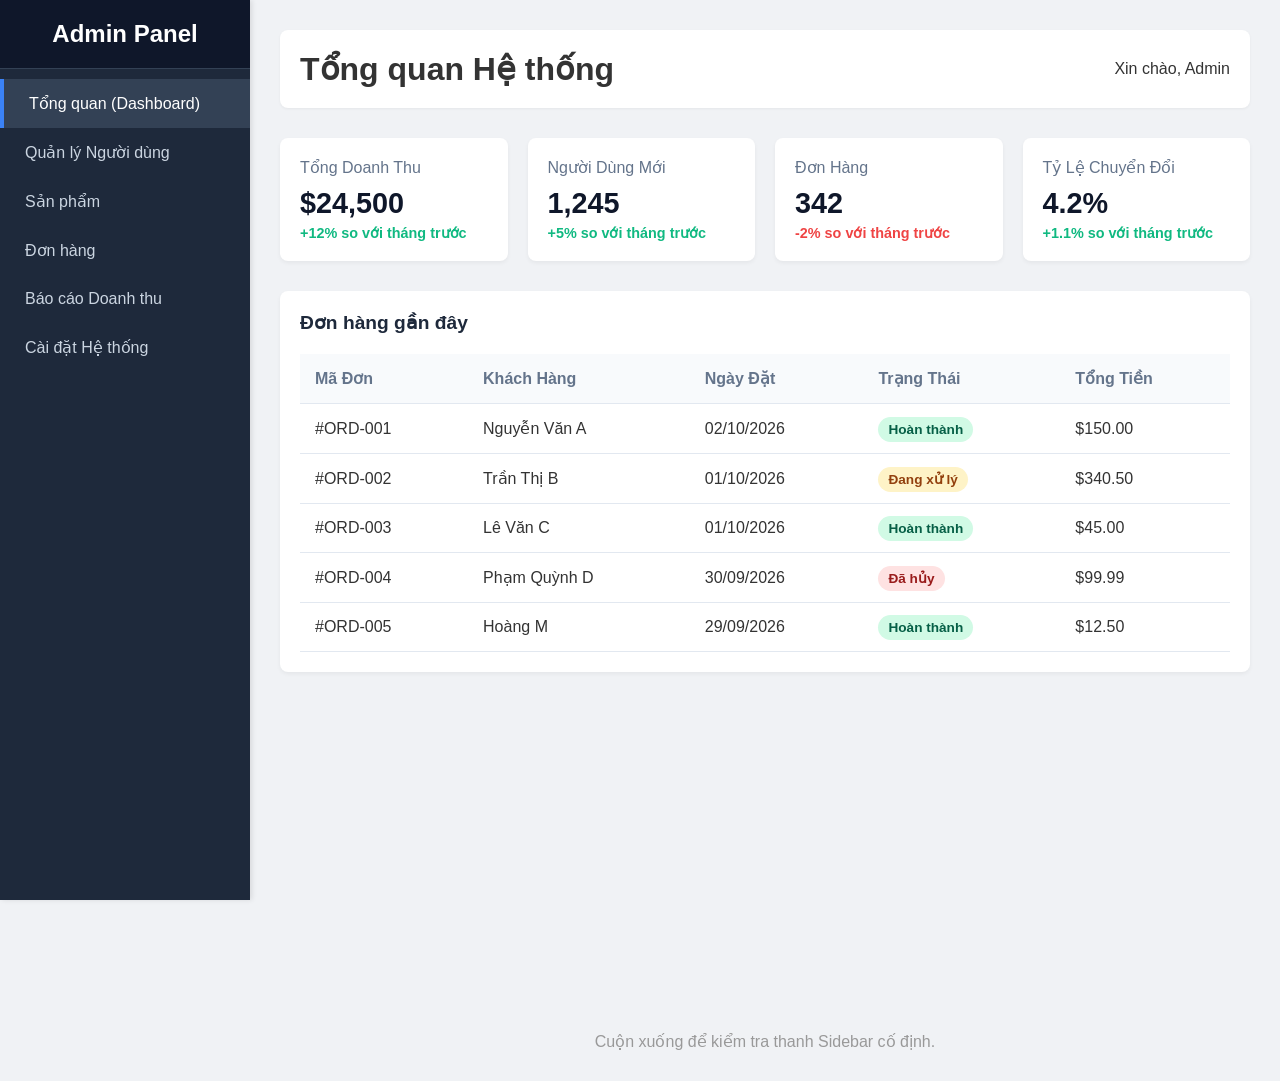
<file: adminpanelui/index.html>
<!DOCTYPE html>
<html lang="vi">
<head>
    <meta charset="UTF-8">
    <meta name="viewport" content="width=device-width, initial-scale=1.0">
    <title>Admin Dashboard</title>
    <!-- Liên kết đến file CSS riêng -->
    <link rel="stylesheet" href="style.css">
</head>
<body>

    <!-- SIDEBAR BÊN TRÁI -->
    <aside class="sidebar">
        <div class="sidebar-header">
            <h2>Admin Panel</h2>
        </div>
        <ul class="sidebar-menu">
            <li><a href="#" class="active">Tổng quan (Dashboard)</a></li>
            <li><a href="#">Quản lý Người dùng</a></li>
            <li><a href="#">Sản phẩm</a></li>
            <li><a href="#">Đơn hàng</a></li>
            <li><a href="#">Báo cáo Doanh thu</a></li>
            <li><a href="#">Cài đặt Hệ thống</a></li>
        </ul>
    </aside>

    <!-- NỘI DUNG CHÍNH BÊN PHẢI -->
    <main class="main-content">
        
        <header class="top-header">
            <h1>Tổng quan Hệ thống</h1>
            <div class="user-profile">
                <span>Xin chào, Admin</span>
            </div>
        </header>

        <!-- KHU VỰC 4 THẺ THỐNG KÊ (SỬ DỤNG CSS GRID) -->
        <section class="stats-grid">
            <div class="stat-card">
                <h3>Tổng Doanh Thu</h3>
                <div class="stat-value">$24,500</div>
                <div class="stat-trend positive">+12% so với tháng trước</div>
            </div>
            
            <div class="stat-card">
                <h3>Người Dùng Mới</h3>
                <div class="stat-value">1,245</div>
                <div class="stat-trend positive">+5% so với tháng trước</div>
            </div>
            
            <div class="stat-card">
                <h3>Đơn Hàng</h3>
                <div class="stat-value">342</div>
                <div class="stat-trend negative">-2% so với tháng trước</div>
            </div>
            
            <div class="stat-card">
                <h3>Tỷ Lệ Chuyển Đổi</h3>
                <div class="stat-value">4.2%</div>
                <div class="stat-trend positive">+1.1% so với tháng trước</div>
            </div>
        </section>

        <!-- KHU VỰC BẢNG DỮ LIỆU -->
        <section class="table-section">
            <h2>Đơn hàng gần đây</h2>
            <div class="table-container">
                <table class="data-table">
                    <thead>
                        <tr>
                            <th>Mã Đơn</th>
                            <th>Khách Hàng</th>
                            <th>Ngày Đặt</th>
                            <th>Trạng Thái</th>
                            <th>Tổng Tiền</th>
                        </tr>
                    </thead>
                    <tbody>
                        <tr>
                            <td>#ORD-001</td>
                            <td>Nguyễn Văn A</td>
                            <td>02/10/2026</td>
                            <td><span class="status completed">Hoàn thành</span></td>
                            <td>$150.00</td>
                        </tr>
                        <tr>
                            <td>#ORD-002</td>
                            <td>Trần Thị B</td>
                            <td>01/10/2026</td>
                            <td><span class="status pending">Đang xử lý</span></td>
                            <td>$340.50</td>
                        </tr>
                        <tr>
                            <td>#ORD-003</td>
                            <td>Lê Văn C</td>
                            <td>01/10/2026</td>
                            <td><span class="status completed">Hoàn thành</span></td>
                            <td>$45.00</td>
                        </tr>
                        <tr>
                            <td>#ORD-004</td>
                            <td>Phạm Quỳnh D</td>
                            <td>30/09/2026</td>
                            <td><span class="status cancelled">Đã hủy</span></td>
                            <td>$99.99</td>
                        </tr>
                        <tr>
                            <td>#ORD-005</td>
                            <td>Hoàng M</td>
                            <td>29/09/2026</td>
                            <td><span class="status completed">Hoàn thành</span></td>
                            <td>$12.50</td>
                        </tr>
                    </tbody>
                </table>
            </div>
        </section>
        
        <!-- Đoạn text dài để test cuộn trang (Kéo thanh cuộn để thấy Sidebar đứng yên) -->
        <br><br><br><br><br><br><br><br><br><br><br><br><br><br><br><br><br><br><br><br>
        <p style="text-align: center; color: #999;">Cuộn xuống để kiểm tra thanh Sidebar cố định.</p>

    </main>

</body>
</html>
</file>
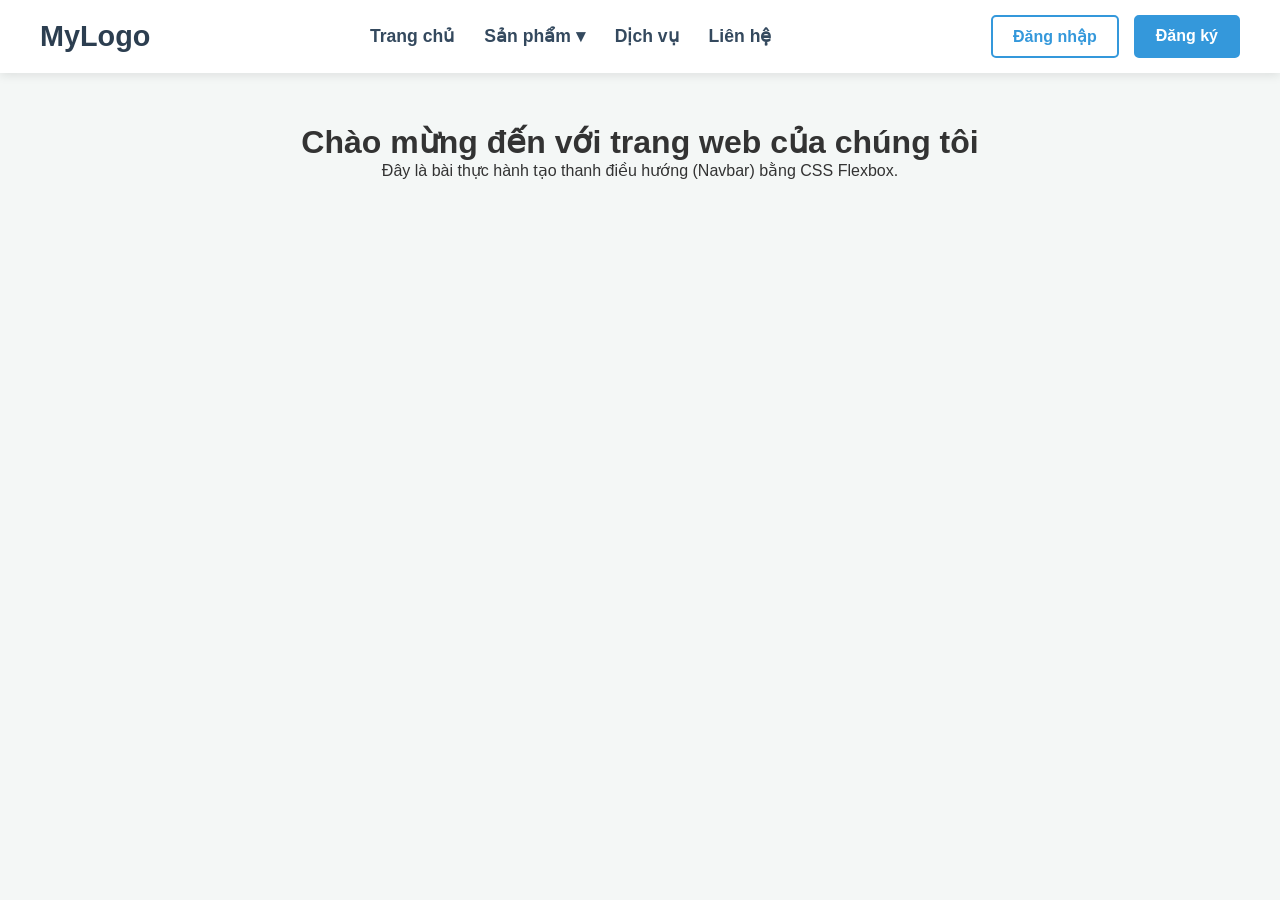
<file: complexnavbar/index.html>
<!DOCTYPE html>
<html lang="vi">
<head>
    <meta charset="UTF-8">
    <meta name="viewport" content="width=device-width, initial-scale=1.0">
    <title>Thanh điều hướng phức hợp - Flexbox</title>
    <!-- Liên kết đến file CSS riêng -->
    <link rel="stylesheet" href="style.css">
</head>
<body>

    <!-- Bắt đầu phần thanh điều hướng -->
    <nav class="navbar">
        
        <!-- Nhóm 1: Logo bên trái -->
        <div class="logo">
            <a href="#">MyLogo</a>
        </div>

        <!-- Nhóm 2: Menu chính ở giữa -->
        <ul class="nav-menu">
            <li><a href="#">Trang chủ</a></li>
            
            <!-- Mục menu có chứa Dropdown -->
            <li class="dropdown">
                <a href="#">Sản phẩm ▾</a>
                <!-- Sub-menu (Dropdown) -->
                <ul class="dropdown-menu">
                    <li><a href="#">Điện thoại di động</a></li>
                    <li><a href="#">Máy tính xách tay</a></li>
                    <li><a href="#">Phụ kiện thông minh</a></li>
                </ul>
            </li>

            <li><a href="#">Dịch vụ</a></li>
            <li><a href="#">Liên hệ</a></li>
        </ul>

        <!-- Nhóm 3: Nút chức năng bên phải -->
        <div class="nav-actions">
            <a href="#" class="btn btn-login">Đăng nhập</a>
            <a href="#" class="btn btn-register">Đăng ký</a>
        </div>

    </nav>

    <!-- Nội dung trang mẫu để dễ hình dung thanh điều hướng nằm ở đâu -->
    <main style="padding: 50px; text-align: center;">
        <h1>Chào mừng đến với trang web của chúng tôi</h1>
        <p>Đây là bài thực hành tạo thanh điều hướng (Navbar) bằng CSS Flexbox.</p>
    </main>

</body>
</html>
</file>
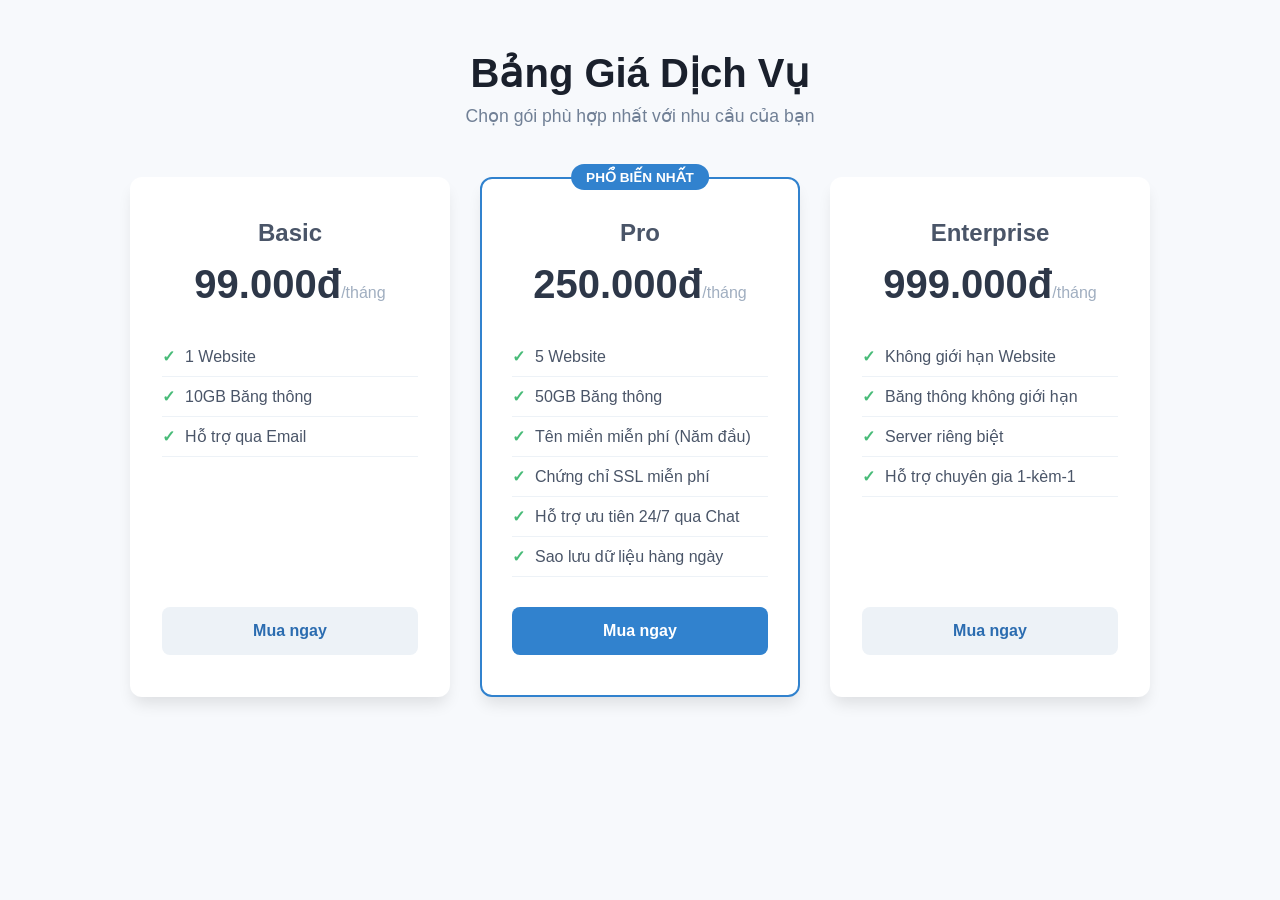
<file: flexboxcards/index.html>
<!DOCTYPE html>
<html lang="vi">
<head>
    <meta charset="UTF-8">
    <meta name="viewport" content="width=device-width, initial-scale=1.0">
    <title>Bảng giá dịch vụ - Flexbox Layout</title>
    <!-- Liên kết đến file CSS riêng -->
    <link rel="stylesheet" href="style.css">
</head>
<body>
    <header class="page-header">
        <h1>Bảng Giá Dịch Vụ</h1>
        <p>Chọn gói phù hợp nhất với nhu cầu của bạn</p>
    </header>

    <!-- Container chính chứa các bảng giá -->
    <main class="pricing-container">
        
        <!-- Gói Basic -->
        <article class="pricing-card">
            <h2 class="plan-name">Basic</h2>
            <div class="plan-price">99.000đ<span>/tháng</span></div>
            <ul class="plan-features">
                <li>1 Website</li>
                <li>10GB Băng thông</li>
                <li>Hỗ trợ qua Email</li>
            </ul>
            <a href="#" class="btn-buy">Mua ngay</a>
        </article>

        <!-- Gói Pro (Nội dung dài hơn) -->
        <article class="pricing-card popular">
            <div class="badge">Phổ biến nhất</div>
            <h2 class="plan-name">Pro</h2>
            <div class="plan-price">250.000đ<span>/tháng</span></div>
            <ul class="plan-features">
                <li>5 Website</li>
                <li>50GB Băng thông</li>
                <li>Tên miền miễn phí (Năm đầu)</li>
                <li>Chứng chỉ SSL miễn phí</li>
                <li>Hỗ trợ ưu tiên 24/7 qua Chat</li>
                <li>Sao lưu dữ liệu hàng ngày</li>
            </ul>
            <a href="#" class="btn-buy">Mua ngay</a>
        </article>

        <!-- Gói Enterprise -->
        <article class="pricing-card">
            <h2 class="plan-name">Enterprise</h2>
            <div class="plan-price">999.000đ<span>/tháng</span></div>
            <ul class="plan-features">
                <li>Không giới hạn Website</li>
                <li>Băng thông không giới hạn</li>
                <li>Server riêng biệt</li>
                <li>Hỗ trợ chuyên gia 1-kèm-1</li>
            </ul>
            <a href="#" class="btn-buy">Mua ngay</a>
        </article>

    </main>
</body>
</html>
</file>
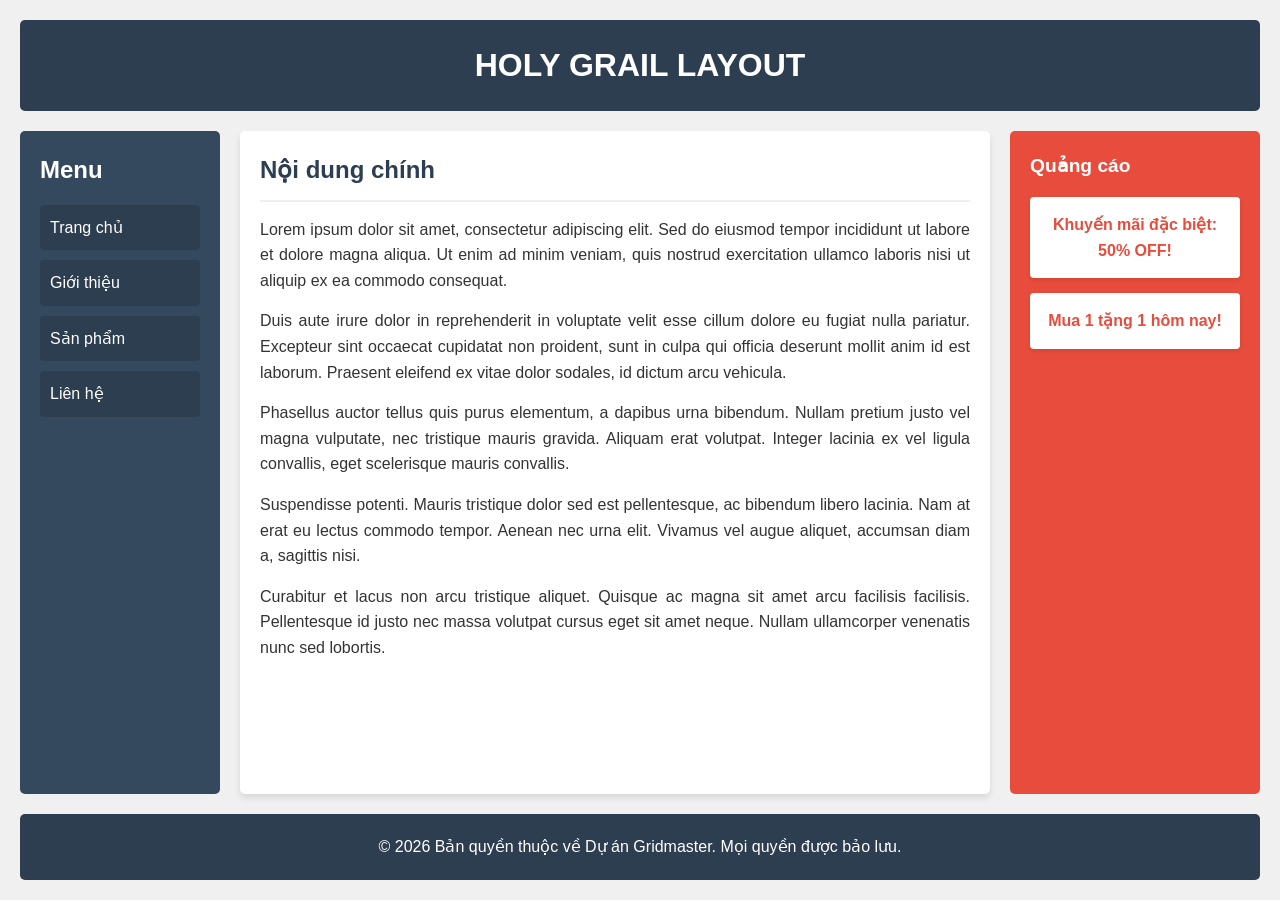
<file: gridmaster/index.html>
<!DOCTYPE html>
<html lang="vi">
<head>
    <meta charset="UTF-8">
    <meta name="viewport" content="width=device-width, initial-scale=1.0">
    <title>Holy Grail Layout - CSS Grid</title>
    <!-- Liên kết đến file CSS riêng -->
    <link rel="stylesheet" href="style.css">
</head>
<body>
    <!-- Container chính để áp dụng CSS Grid -->
    <div class="grid-container">
        
        <!-- Vùng Header -->
        <header class="header">
            <h1>HOLY GRAIL LAYOUT</h1>
        </header>

        <!-- Sidebar trái dùng làm Menu -->
        <nav class="sidebar-left">
            <h2>Menu</h2>
            <ul>
                <li><a href="#">Trang chủ</a></li>
                <li><a href="#">Giới thiệu</a></li>
                <li><a href="#">Sản phẩm</a></li>
                <li><a href="#">Liên hệ</a></li>
            </ul>
        </nav>

        <!-- Nội dung chính ở giữa -->
        <main class="main-content">
            <h2>Nội dung chính</h2>
            <!-- Đoạn văn bản dài để kiểm tra chiều cao tự động kéo dài của 2 sidebar -->
            <p>Lorem ipsum dolor sit amet, consectetur adipiscing elit. Sed do eiusmod tempor incididunt ut labore et dolore magna aliqua. Ut enim ad minim veniam, quis nostrud exercitation ullamco laboris nisi ut aliquip ex ea commodo consequat.</p>
            <p>Duis aute irure dolor in reprehenderit in voluptate velit esse cillum dolore eu fugiat nulla pariatur. Excepteur sint occaecat cupidatat non proident, sunt in culpa qui officia deserunt mollit anim id est laborum. Praesent eleifend ex vitae dolor sodales, id dictum arcu vehicula.</p>
            <p>Phasellus auctor tellus quis purus elementum, a dapibus urna bibendum. Nullam pretium justo vel magna vulputate, nec tristique mauris gravida. Aliquam erat volutpat. Integer lacinia ex vel ligula convallis, eget scelerisque mauris convallis.</p>
            <p>Suspendisse potenti. Mauris tristique dolor sed est pellentesque, ac bibendum libero lacinia. Nam at erat eu lectus commodo tempor. Aenean nec urna elit. Vivamus vel augue aliquet, accumsan diam a, sagittis nisi.</p>
            <p>Curabitur et lacus non arcu tristique aliquet. Quisque ac magna sit amet arcu facilisis facilisis. Pellentesque id justo nec massa volutpat cursus eget sit amet neque. Nullam ullamcorper venenatis nunc sed lobortis.</p>
        </main>

        <!-- Sidebar phải dùng làm Quảng cáo -->
        <aside class="sidebar-right">
            <h2>Quảng cáo</h2>
            <div class="ad-item">
                <p>Khuyến mãi đặc biệt: 50% OFF!</p>
            </div>
            <div class="ad-item">
                <p>Mua 1 tặng 1 hôm nay!</p>
            </div>
        </aside>

        <!-- Vùng Footer -->
        <footer class="footer">
            <p>&copy; 2026 Bản quyền thuộc về Dự án Gridmaster. Mọi quyền được bảo lưu.</p>
        </footer>

    </div>
</body>
</html>
</file>
<file: adminpanelui/style.css>
/* Cài đặt cơ bản */
* {
    margin: 0;
    padding: 0;
    box-sizing: border-box;
}

body {
    font-family: 'Segoe UI', Tahoma, Geneva, Verdana, sans-serif;
    background-color: #f0f2f5;
    color: #333;
}


/* =================================================================
   1. CẤU HÌNH SIDEBAR CỐ ĐỊNH (FIXED SIDEBAR)
   ================================================================= */
.sidebar {
    /* 
       position: fixed;
       - Đây là thuộc tính quan trọng nhất. Nó sẽ gỡ bỏ Sidebar khỏi luồng tài liệu thông thường,
         và neo chặt nó vào cửa sổ trình duyệt (viewport).
       - Nhờ vậy, khi người dùng cuộn nội dung trang web, Sidebar vẫn sẽ đứng yên một chỗ.
    */
    position: fixed;
    
    /* Neo sát vào góc trên cùng bên trái của màn hình */
    top: 0;
    left: 0;
    
    width: 250px; /* Cố định chiều rộng của Sidebar */
    height: 100vh; /* Chiều cao bằng 100% chiều cao của cửa sổ trình duyệt (Viewport Height) */
    
    background-color: #1e293b;
    color: white;
    box-shadow: 2px 0 5px rgba(0,0,0,0.1);
    
    /* Cho phép cuộn ĐỘC LẬP bên trong Sidebar nếu danh sách menu quá dài */
    overflow-y: auto; 
}

/* Styling cho nội dung bên trong Sidebar */
.sidebar-header {
    padding: 20px;
    background-color: #0f172a;
    text-align: center;
    border-bottom: 1px solid #334155;
}

.sidebar-menu {
    list-style: none;
    margin-top: 10px;
}

.sidebar-menu li a {
    display: block;
    color: #cbd5e1;
    text-decoration: none;
    padding: 15px 25px;
    transition: background-color 0.2s;
}

.sidebar-menu li a:hover, .sidebar-menu li a.active {
    background-color: #334155;
    color: white;
    border-left: 4px solid #3b82f6;
}


/* =================================================================
   2. CẤU HÌNH VÙNG NỘI DUNG CHÍNH
   ================================================================= */
.main-content {
    /* 
       margin-left: 250px;
       - Vì Sidebar được set position: fixed, nó đang "đè" lên trên các nội dung khác.
       - Để nội dung chính không bị khuất sau Sidebar, ta phải đẩy lề trái của vùng nội dung chính
         một khoảng đúng bằng chiều rộng của Sidebar (250px).
    */
    margin-left: 250px;
    padding: 30px;
}

.top-header {
    display: flex;
    justify-content: space-between;
    align-items: center;
    margin-bottom: 30px;
    background-color: white;
    padding: 20px;
    border-radius: 8px;
    box-shadow: 0 1px 3px rgba(0,0,0,0.05);
}


/* =================================================================
   3. CẤU HÌNH 4 THẺ THỐNG KÊ (SỬ DỤNG CSS GRID)
   ================================================================= */
.stats-grid {
    /* 
       Kích hoạt Grid để bố trí 4 thẻ thống kê nằm ngang hàng, 
       chia đều không gian một cách gọn gàng.
    */
    display: grid;
    
    /* 
       grid-template-columns: repeat(4, 1fr);
       - Tạo chính xác 4 cột.
       - '1fr' nghĩa là mỗi cột sẽ chia nhau chiếm 1 phần không gian bằng nhau.
    */
    grid-template-columns: repeat(4, 1fr);
    
    /* gap: Tạo khoảng cách đều đặn 20px giữa các thẻ */
    gap: 20px;
    
    margin-bottom: 30px; /* Khoảng cách với bảng dữ liệu bên dưới */
}

/* Styling cho từng Thẻ thống kê */
.stat-card {
    background-color: white;
    padding: 20px;
    border-radius: 8px;
    box-shadow: 0 2px 4px rgba(0,0,0,0.05);
}

.stat-card h3 {
    font-size: 1rem;
    color: #64748b;
    margin-bottom: 10px;
    font-weight: 500;
}

.stat-card .stat-value {
    font-size: 1.8rem;
    font-weight: bold;
    color: #0f172a;
    margin-bottom: 5px;
}

.stat-card .stat-trend {
    font-size: 0.9rem;
    font-weight: bold;
}

.positive { color: #10b981; } /* Màu xanh báo hiệu tăng trưởng */
.negative { color: #ef4444; } /* Màu đỏ báo hiệu giảm */


/* =================================================================
   4. STYLING BẢNG DỮ LIỆU
   ================================================================= */
.table-section {
    background-color: white;
    padding: 20px;
    border-radius: 8px;
    box-shadow: 0 2px 4px rgba(0,0,0,0.05);
}

.table-section h2 {
    font-size: 1.2rem;
    margin-bottom: 20px;
    color: #1e293b;
}

.table-container {
    /* Để bảng có thể cuộn ngang nếu màn hình quá nhỏ mà không vỡ layout */
    overflow-x: auto; 
}

.data-table {
    width: 100%;
    border-collapse: collapse;
}

.data-table th, .data-table td {
    padding: 15px;
    text-align: left;
    border-bottom: 1px solid #e2e8f0;
}

.data-table th {
    background-color: #f8fafc;
    color: #64748b;
    font-weight: 600;
}

/* Các nhãn Trạng thái */
.status {
    padding: 5px 10px;
    border-radius: 20px;
    font-size: 0.85rem;
    font-weight: bold;
}

.status.completed { background-color: #d1fae5; color: #065f46; }
.status.pending { background-color: #fef3c7; color: #92400e; }
.status.cancelled { background-color: #fee2e2; color: #991b1b; }
</file>
<file: complexnavbar/style.css>
/* Cài đặt cơ bản */
* {
    margin: 0;
    padding: 0;
    box-sizing: border-box;
}

body {
    font-family: Arial, sans-serif;
    background-color: #f4f7f6;
    color: #333;
}

/* =================================================================
   1. CẤU HÌNH FLEXBOX CHO THANH ĐIỀU HƯỚNG (NAVBAR)
   ================================================================= */
.navbar {
    background-color: #ffffff;
    padding: 15px 40px;
    box-shadow: 0 2px 10px rgba(0, 0, 0, 0.1);

    /* Bật tính năng Flexbox cho thẻ <nav> */
    display: flex;
    
    /* 
       justify-content: space-between; (Yêu cầu bắt buộc)
       - Thuộc tính này sẽ đẩy Nhóm 1 (Logo) về sát mép trái,
       - Nhóm 3 (Nút) về sát mép phải,
       - và giữ Nhóm 2 (Menu) ở chính giữa khoảng trống còn lại.
       - Đây là cách nhanh nhất và chuẩn nhất để tạo bố cục 3 thành phần rời xa nhau.
    */
    justify-content: space-between;
    
    /* Căn giữa các nhóm theo chiều dọc (để chữ và nút nằm ngay hàng ngang) */
    align-items: center;
}

/* Styling cơ bản cho Logo */
.logo a {
    text-decoration: none;
    font-size: 1.8rem;
    font-weight: bold;
    color: #2c3e50;
}

/* =================================================================
   2. CẤU HÌNH MENU CHÍNH VÀ CÁC NÚT BẰNG FLEXBOX
   ================================================================= */
.nav-menu {
    /* Menu cũng là một Flexbox để xếp các thẻ <li> nằm ngang hàng */
    display: flex;
    list-style: none;
    gap: 30px; /* Khoảng cách giữa các mục menu */
}

.nav-menu > li > a {
    text-decoration: none;
    color: #34495e;
    font-weight: 600;
    font-size: 1.1rem;
    padding: 10px 0;
    transition: color 0.3s;
}

.nav-menu > li > a:hover {
    color: #3498db;
}

.nav-actions {
    /* Nhóm nút bên phải cũng là Flexbox để nằm ngang */
    display: flex;
    gap: 15px;
}

/* Styling cho các nút */
.btn {
    text-decoration: none;
    padding: 10px 20px;
    border-radius: 5px;
    font-weight: bold;
    transition: all 0.3s;
}

.btn-login {
    color: #3498db;
    border: 2px solid #3498db;
}

.btn-login:hover {
    background-color: #3498db;
    color: white;
}

.btn-register {
    background-color: #3498db;
    color: white;
    border: 2px solid #3498db;
}

.btn-register:hover {
    background-color: #2980b9;
    border-color: #2980b9;
}


/* =================================================================
   3. CẤU HÌNH DROPDOWN (MENU THẢ XUỐNG) KHI HOVER
   ================================================================= */

/* 
   Bước 1: Thiết lập thẻ <li> chứa dropdown làm thẻ định vị gốc (relative)
   Để lát nữa menu con xổ xuống sẽ bám sát vào ngay dưới chữ "Sản phẩm"
*/
.dropdown {
    position: relative;
}

/* 
   Bước 2: Cấu hình Menu con xổ xuống
*/
.dropdown-menu {
    /* Mặc định ẨN menu đi bằng display: none; */
    display: none;
    
    /* Đặt thẻ menu con thành phần tử trôi nổi, không đẩy các nội dung khác */
    position: absolute;
    top: 100%; /* Đẩy menu con xuống sát mép dưới của chữ "Sản phẩm" */
    left: 0;
    
    background-color: #ffffff;
    box-shadow: 0 5px 15px rgba(0,0,0,0.1);
    border-radius: 5px;
    min-width: 200px;
    padding: 10px 0;
    
    /* 
       Sắp xếp các mục con bên trong dropdown theo chiều dọc bằng Flexbox 
       như đã được yêu cầu. Mặc định flex-direction là row (ngang), ta đổi thành column (dọc)
    */
    flex-direction: column;
}

/* 
   Bước 3: Hiển thị Menu con khi di chuột (hover) vào thẻ <li> cha (.dropdown)
*/
.dropdown:hover .dropdown-menu {
    /* Thay vì display: block, ta dùng display: flex để vẫn giữ cấu trúc Flexbox bên trong dropdown */
    display: flex; 
}

/* Styling cho các liên kết bên trong menu con */
.dropdown-menu li a {
    text-decoration: none;
    color: #555;
    padding: 12px 20px;
    /* Dùng display: block để click được trên toàn bộ diện tích của dòng */
    display: block; 
    transition: background-color 0.2s, color 0.2s;
}

.dropdown-menu li a:hover {
    background-color: #f1f2f6;
    color: #3498db;
}
</file>
<file: flexboxcards/style.css>
/* Cài đặt cơ bản */
* {
    margin: 0;
    padding: 0;
    box-sizing: border-box;
}

body {
    font-family: 'Segoe UI', Tahoma, Geneva, Verdana, sans-serif;
    background-color: #f7f9fc;
    color: #333;
    padding-bottom: 50px;
}

.page-header {
    text-align: center;
    padding: 50px 20px;
}

.page-header h1 {
    font-size: 2.5rem;
    color: #1a202c;
    margin-bottom: 10px;
}

.page-header p {
    font-size: 1.1rem;
    color: #718096;
}

/* =================================================================
   1. CẤU HÌNH FLEXBOX CHO CONTAINER CHỨA CÁC BẢNG GIÁ
   ================================================================= */
.pricing-container {
    /* Kích hoạt Flexbox để sắp xếp các phần tử con (các card) theo chiều ngang */
    display: flex;
    
    /* Căn giữa các bảng giá ra giữa màn hình */
    justify-content: center;
    
    /* 
       align-items: stretch;
       Đảm bảo các card có chiều cao bằng nhau, dựa trên card có nội dung dài nhất.
       Đây là thuộc tính mặc định của flex, nhưng được nhắc lại để rõ ràng.
    */
    align-items: stretch;
    
    /* flex-wrap: wrap; Cho phép các card tự động rớt xuống dòng nếu màn hình quá nhỏ */
    flex-wrap: wrap;
    
    /* Khoảng cách giữa các card */
    gap: 30px;
    
    max-width: 1200px;
    margin: 0 auto;
    padding: 0 20px;
}


/* =================================================================
   2. CẤU HÌNH FLEXBOX CHO TỪNG BẢNG GIÁ (CARD)
   ================================================================= */
.pricing-card {
    background-color: #ffffff;
    border-radius: 12px;
    padding: 40px 30px;
    width: 320px; /* Chiều rộng cơ bản của mỗi card */
    box-shadow: 0 10px 15px -3px rgba(0, 0, 0, 0.1);
    position: relative;
    
    /* Hiệu ứng chuyển động (transition) áp dụng khi có sự kiện hover */
    transition: transform 0.3s ease, box-shadow 0.3s ease, border-color 0.3s ease;
    border: 2px solid transparent; /* Chuẩn bị border cho hover */
    
    /* 
       Kích hoạt Flexbox cho chính card này (flex item đồng thời là flex container).
       Để sắp xếp nội dung BÊN TRONG thẻ card theo chiều dọc.
    */
    display: flex;
    
    /* Xếp các phần tử (tên, giá, danh sách tính năng, nút) từ trên xuống dưới */
    flex-direction: column;
}

/* Hiệu ứng Hover vào bảng giá */
.pricing-card:hover {
    /* transform: scale() giúp phóng to nhẹ card lên 1.05 lần */
    transform: scale(1.05);
    box-shadow: 0 20px 25px -5px rgba(0, 0, 0, 0.15);
    border-color: #4299e1; /* Đổi màu viền khi hover */
}

/* Card nổi bật (Gói Pro) có màu viền mặc định khác */
.pricing-card.popular {
    border: 2px solid #3182ce;
}


/* =================================================================
   3. STYLING CÁC THÀNH PHẦN BÊN TRONG BẢNG GIÁ
   ================================================================= */
.badge {
    position: absolute;
    top: -15px;
    left: 50%;
    transform: translateX(-50%);
    background-color: #3182ce;
    color: white;
    padding: 5px 15px;
    border-radius: 20px;
    font-size: 0.85rem;
    font-weight: bold;
    text-transform: uppercase;
}

.plan-name {
    text-align: center;
    font-size: 1.5rem;
    color: #4a5568;
    margin-bottom: 15px;
}

.plan-price {
    text-align: center;
    font-size: 2.5rem;
    font-weight: bold;
    color: #2d3748;
    margin-bottom: 30px;
}

.plan-price span {
    font-size: 1rem;
    font-weight: normal;
    color: #a0aec0;
}

.plan-features {
    list-style: none;
    margin-bottom: 30px; /* Tạo khoảng cách giữa danh sách và nút */
}

.plan-features li {
    padding: 10px 0;
    border-bottom: 1px solid #edf2f7;
    color: #4a5568;
    display: flex;
    align-items: center;
}

.plan-features li::before {
    content: '✓';
    color: #48bb78;
    font-weight: bold;
    margin-right: 10px;
}

/* =================================================================
   4. THỦ THUẬT FLEXBOX ĐẨY NÚT XUỐNG ĐÁY
   ================================================================= */
.btn-buy {
    /* 
       margin-top: auto; 
       Là thủ thuật quan trọng trong Flexbox column!
       Vì card là flex container có direction=column, margin-top: auto sẽ tự động
       chiếm dụng toàn bộ không gian trống còn lại phía trên phần tử này,
       qua đó đẩy nút .btn-buy xuống sát đáy của card một cách hoàn hảo.
       Do đó, dù danh sách tính năng (features) ngắn hay dài, các nút luôn được canh đều nhau ở đáy.
    */
    margin-top: auto;
    
    display: block;
    text-align: center;
    background-color: #edf2f7;
    color: #2b6cb0;
    text-decoration: none;
    padding: 15px;
    border-radius: 8px;
    font-weight: bold;
    transition: background-color 0.2s, color 0.2s;
}

.pricing-card.popular .btn-buy,
.pricing-card:hover .btn-buy {
    /* Đổi màu nút khi hover vào card hoặc áp dụng mặc định cho gói Popular */
    background-color: #3182ce;
    color: white;
}

.btn-buy:hover {
    background-color: #2c5282 !important;
    color: white !important;
}
</file>
<file: gridmaster/style.css>
/* Reset CSS cơ bản */
* {
    margin: 0;
    padding: 0;
    box-sizing: border-box;
}

body {
    font-family: Arial, sans-serif;
    background-color: #f0f0f0;
    color: #333;
    padding: 20px;
    line-height: 1.6;
}

/* ========================================================
   1. THIẾT LẬP CSS GRID CHO HOLY GRAIL LAYOUT 
   ======================================================== */

.grid-container {
    /* 
       display: grid; 
       - Kích hoạt môi trường lưới (CSS Grid) cho thẻ bao ngoài (container). 
       - Cho phép sử dụng các thuộc tính grid khác để sắp xếp các phần tử con (items) bên trong nó. 
    */
    display: grid;

    /* 
       grid-template-columns: 200px 1fr 250px;
       - Định nghĩa số lượng và chiều rộng của các cột trong lưới.
       - Cột 1 (Sidebar trái): Rộng cố định 200px.
       - Cột 2 (Main Content): Dùng '1fr' (1 fraction - 1 phần). Nó sẽ chiếm toàn bộ phần không gian trống còn lại theo chiều ngang, đảm bảo nó luôn rộng hơn 2 sidebar.
       - Cột 3 (Sidebar phải): Rộng cố định 250px.
    */
    grid-template-columns: 200px 1fr 250px;

    /* 
       grid-template-rows: auto 1fr auto;
       - Định nghĩa số lượng và chiều cao của các hàng trong lưới.
       - Hàng 1 (Header): 'auto' - Tự động điều chỉnh chiều cao theo nội dung bên trong Header.
       - Hàng 2 (Phần giữa gồm 2 Sidebar và Main): '1fr' - Chiếm phần chiều cao còn lại. Điều này giúp hai Sidebar tự động kéo dài chiều cao bằng đúng với chiều cao của Main Content.
       - Hàng 3 (Footer): 'auto' - Tự động điều chỉnh chiều cao theo nội dung bên trong Footer.
    */
    grid-template-rows: auto 1fr auto;

    /* 
       grid-template-areas: 
       - Bản đồ bố cục trực quan nhất của CSS Grid. Đặt tên các vùng lưới và sắp xếp chúng.
       - Mỗi chuỗi string ("...") tương ứng với 1 hàng. Mỗi từ trong chuỗi tương ứng với 1 cột.
       - Hàng 1: 'header header header' -> Header trải dài toàn bộ 3 cột.
       - Hàng 2: 'nav main aside' -> Tương ứng 3 vùng nằm cạnh nhau: Menu trái, Nội dung chính, Quảng cáo phải.
       - Hàng 3: 'footer footer footer' -> Footer trải dài toàn bộ 3 cột ở dưới cùng.
    */
    grid-template-areas: 
        "header header header"
        "nav main aside"
        "footer footer footer";

    /* gap: Tạo khoảng cách hợp lý (20px) giữa các vùng lưới (cả hàng và cột) */
    gap: 20px;
    
    /* Đảm bảo layout chiếm tối thiểu toàn màn hình nếu ít nội dung */
    min-height: calc(100vh - 40px);
}


/* ========================================================
   2. GÁN CÁC PHẦN TỬ VÀO VÙNG LƯỚI TƯƠNG ỨNG 
   ======================================================== */

.header {
    /* 
       grid-area: header;
       - Liên kết phần tử HTML class 'header' vào vùng có tên là "header" đã định nghĩa trong grid-template-areas ở trên.
    */
    grid-area: header;
    background-color: #2c3e50;
    color: white;
    text-align: center;
    padding: 20px;
    border-radius: 5px;
}

.sidebar-left {
    /* 
       grid-area: nav;
       - Liên kết phần tử HTML class 'sidebar-left' vào vùng có tên là "nav".
    */
    grid-area: nav;
    background-color: #34495e;
    color: white;
    padding: 20px;
    border-radius: 5px;
}

.main-content {
    /* 
       grid-area: main;
       - Liên kết phần tử HTML class 'main-content' vào vùng có tên là "main".
    */
    grid-area: main;
    background-color: #ffffff;
    padding: 20px;
    border-radius: 5px;
    box-shadow: 0 4px 6px rgba(0,0,0,0.1);
}

.sidebar-right {
    /* 
       grid-area: aside;
       - Liên kết phần tử HTML class 'sidebar-right' vào vùng có tên là "aside".
    */
    grid-area: aside;
    background-color: #e74c3c;
    color: white;
    padding: 20px;
    border-radius: 5px;
}

.footer {
    /* 
       grid-area: footer;
       - Liên kết phần tử HTML class 'footer' vào vùng có tên là "footer".
    */
    grid-area: footer;
    background-color: #2c3e50;
    color: white;
    text-align: center;
    padding: 20px;
    border-radius: 5px;
}


/* ========================================================
   3. STYLING CHI TIẾT (Làm đẹp UI bên trong các vùng)
   ======================================================== */

/* Styling cho Menu ở Sidebar trái */
.sidebar-left ul {
    list-style: none;
    margin-top: 15px;
}

.sidebar-left ul li {
    margin-bottom: 10px;
}

.sidebar-left ul li a {
    color: white;
    text-decoration: none;
    display: block;
    padding: 10px;
    background-color: #2c3e50;
    border-radius: 4px;
    transition: background 0.3s ease;
}

.sidebar-left ul li a:hover {
    background-color: #1abc9c;
}

/* Styling cho nội dung Main Content */
.main-content h2 {
    color: #2c3e50;
    margin-bottom: 15px;
    border-bottom: 2px solid #ecf0f1;
    padding-bottom: 10px;
}

.main-content p {
    margin-bottom: 15px;
    text-align: justify;
}

/* Styling cho Quảng cáo ở Sidebar phải */
.sidebar-right h2 {
    font-size: 1.2rem;
    margin-bottom: 15px;
}

.ad-item {
    background-color: #fff;
    color: #e74c3c;
    padding: 15px;
    margin-bottom: 15px;
    font-weight: bold;
    text-align: center;
    border-radius: 4px;
    box-shadow: 0 2px 4px rgba(0,0,0,0.1);
}

/* Responsive cơ bản để layout không vỡ trên màn hình nhỏ (mobile/tablet) */
@media screen and (max-width: 768px) {
    .grid-container {
        /* Chuyển thành 1 cột duy nhất trên mobile */
        grid-template-columns: 1fr;
        grid-template-areas: 
            "header"
            "nav"
            "main"
            "aside"
            "footer";
    }
}
</file>
